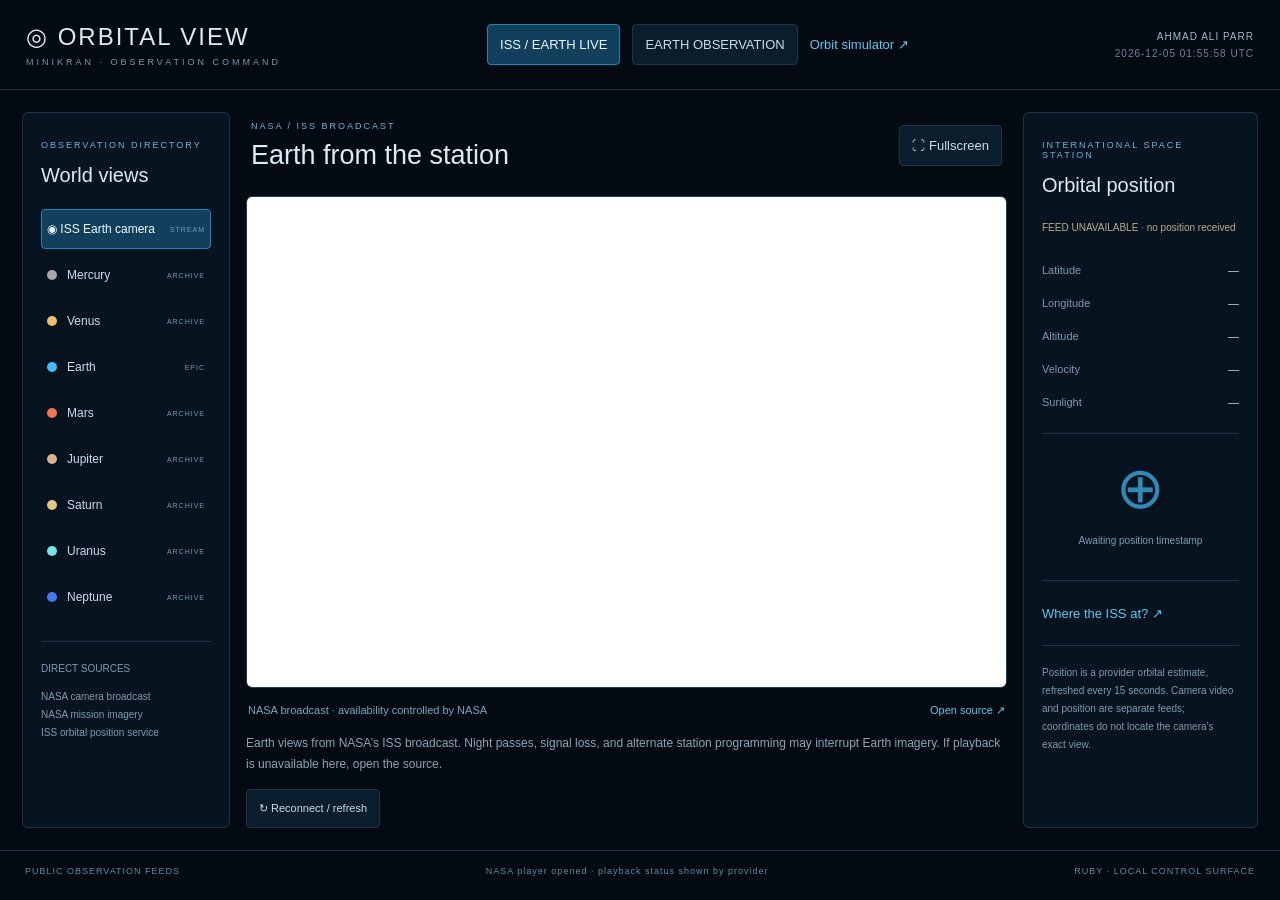
<file: index.html>
<!doctype html><html lang="en" data-hosting="pages"><head><meta charset="utf-8"><meta name="viewport" content="width=device-width,initial-scale=1"><title>Orbital View · Live observation</title><link rel="stylesheet" href="public/live.css"></head>
<body><header><div class="brand">◎ ORBITAL VIEW<small>MINIKRAN · OBSERVATION COMMAND</small></div><nav><button id="station" class="active">ISS / EARTH LIVE</button><button id="earth">EARTH OBSERVATION</button><a href="simulation.html">Orbit simulator ↗</a></nav><div class="operator">AHMAD ALI PARR<time id="clock"></time></div></header>
<main><aside><p class="eyebrow">OBSERVATION DIRECTORY</p><h2>World views</h2><button class="target active" data-name="ISS">◉ ISS Earth camera <span>STREAM</span></button><button class="target" data-name="Mercury"><i style="background:#aba8a3"></i>Mercury<span>ARCHIVE</span></button><button class="target" data-name="Venus"><i style="background:#edbe70"></i>Venus<span>ARCHIVE</span></button><button class="target" data-name="Earth"><i style="background:#40b9ff"></i>Earth<span>EPIC</span></button><button class="target" data-name="Mars"><i style="background:#ee754d"></i>Mars<span>ARCHIVE</span></button><button class="target" data-name="Jupiter"><i style="background:#dcb08b"></i>Jupiter<span>ARCHIVE</span></button><button class="target" data-name="Saturn"><i style="background:#e5c687"></i>Saturn<span>ARCHIVE</span></button><button class="target" data-name="Uranus"><i style="background:#78e3e8"></i>Uranus<span>ARCHIVE</span></button><button class="target" data-name="Neptune"><i style="background:#4779ed"></i>Neptune<span>ARCHIVE</span></button><div class="note">DIRECT SOURCES<p>NASA camera broadcast<br>NASA mission imagery<br>ISS orbital position service</p></div></aside>
<section class="observation"><div class="view-heading"><div><p class="eyebrow" id="kind">NASA / ISS BROADCAST</p><h1 id="title">Earth from the station</h1></div><button id="fullscreen">⛶ Fullscreen</button></div><div id="screen"><iframe id="video" title="NASA official live video from the International Space Station" allow="autoplay; encrypted-media; picture-in-picture; fullscreen" allowfullscreen referrerpolicy="strict-origin-when-cross-origin"></iframe><img id="photo" hidden alt="Spacecraft observation"><div id="loading" hidden role="status">Connecting to source…</div></div><div class="caption"><span id="stamp">NASA broadcast · availability controlled by NASA</span><a id="source" target="_blank" rel="noopener noreferrer" href="https://www.nasa.gov/live/">Open source ↗</a></div><p id="description">Earth views from NASA’s ISS broadcast. Night passes, signal loss, and alternate station programming may interrupt Earth imagery. If the player cannot load, use Open source.</p><div class="actions"><button id="refresh">↻ Reconnect / refresh</button><button id="previous" hidden>← Earlier image</button><button id="next" hidden>Later image →</button></div></section>
<aside class="telemetry"><p class="eyebrow">INTERNATIONAL SPACE STATION</p><h2>Orbital position</h2><p id="connection" role="status">Connecting…</p><dl><dt>Latitude</dt><dd id="lat">—</dd><dt>Longitude</dt><dd id="lon">—</dd><dt>Altitude</dt><dd id="alt">—</dd><dt>Velocity</dt><dd id="vel">—</dd><dt>Sunlight</dt><dd id="sun">—</dd></dl><div class="fix"><span>⊕</span><p id="position-time">Awaiting position timestamp</p></div><a href="https://wheretheiss.at/" target="_blank" rel="noopener noreferrer">Where the ISS at? ↗</a><p class="note">Position is a provider orbital estimate, refreshed every 15 seconds. Camera video and position are separate feeds; coordinates do not locate the camera’s exact view.</p></aside></main><footer><span>PUBLIC OBSERVATION FEEDS</span><span id="activity">Opening NASA station camera</span><span>RUBY · LOCAL CONTROL SURFACE</span></footer><script id="mission-images" type="application/json">{"Mercury":"PIA15162","Venus":"PIA00072","Mars":"PIA00407","Jupiter":"PIA22946","Saturn":"PIA11141","Uranus":"PIA18182","Neptune":"PIA01492"}</script><script src="public/live.js"></script></body></html>
</file>
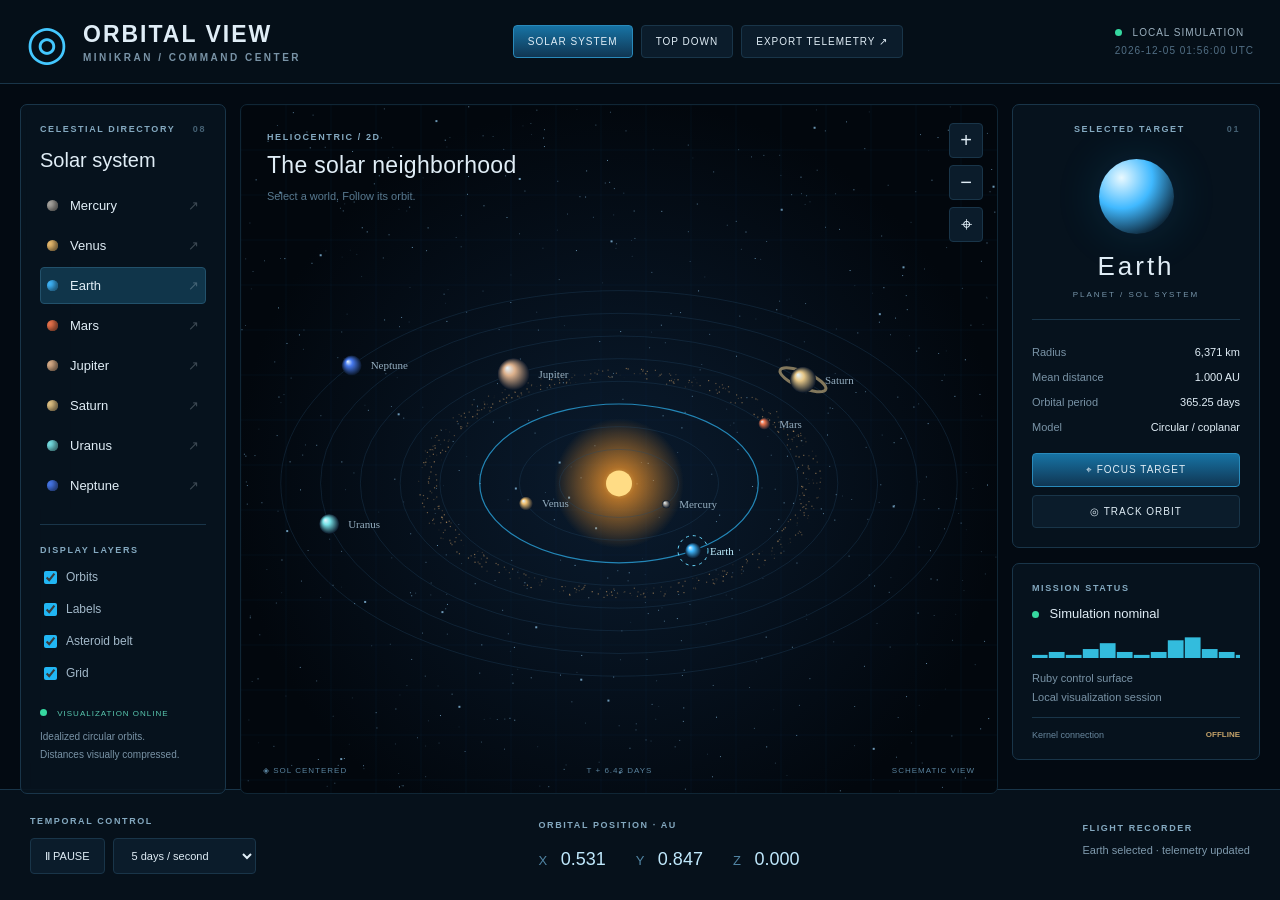
<file: simulation.html>
<!doctype html><html lang="en"><head><meta charset="utf-8"><meta name="viewport" content="width=device-width,initial-scale=1"><title>MINIKRAN · Orbital command</title><link rel="stylesheet" href="public/style.css"></head><body>
<header><div class="brand"><span class="logo">◎</span><div>ORBITAL VIEW<small>MINIKRAN / COMMAND CENTER</small></div></div><nav><button class="active" id="home">SOLAR SYSTEM</button><button id="top">TOP DOWN</button><button id="export">EXPORT TELEMETRY ↗</button></nav><div class="live"><i></i> LOCAL SIMULATION <time id="clock"></time></div></header>
<main><aside class="left panel"><div class="eyebrow">CELESTIAL DIRECTORY <span>08</span></div><h2>Solar system</h2><div id="bodies"><button class="body" data-name="Mercury"><i style="background:#aba8a3"></i>Mercury<span>↗</span></button><button class="body" data-name="Venus"><i style="background:#edbe70"></i>Venus<span>↗</span></button><button class="body" data-name="Earth"><i style="background:#40b9ff"></i>Earth<span>↗</span></button><button class="body" data-name="Mars"><i style="background:#ee754d"></i>Mars<span>↗</span></button><button class="body" data-name="Jupiter"><i style="background:#dcb08b"></i>Jupiter<span>↗</span></button><button class="body" data-name="Saturn"><i style="background:#e5c687"></i>Saturn<span>↗</span></button><button class="body" data-name="Uranus"><i style="background:#78e3e8"></i>Uranus<span>↗</span></button><button class="body" data-name="Neptune"><i style="background:#4779ed"></i>Neptune<span>↗</span></button></div><div class="divider"></div><div class="eyebrow">DISPLAY LAYERS</div><label><input type="checkbox" data-layer="Orbits" checked>Orbits</label><label><input type="checkbox" data-layer="Labels" checked>Labels</label><label><input type="checkbox" data-layer="Asteroid belt" checked>Asteroid belt</label><label><input type="checkbox" data-layer="Grid" checked>Grid</label><div class="notice"><i></i> VISUALIZATION ONLINE<p>Idealized circular orbits.<br>Distances visually compressed.</p></div></aside>
<section class="viewport"><canvas id="space" aria-label="Interactive two-dimensional solar system"></canvas><div class="scene-title"><span class="eyebrow">HELIOCENTRIC / 2D</span><h1>The solar neighborhood</h1><p>Select a world. Follow its orbit.</p></div><div class="zoom"><button id="in" aria-label="Zoom in">+</button><button id="out" aria-label="Zoom out">−</button><button id="reset" aria-label="Reset view">⌖</button></div><div class="scene-footer"><span>◈ SOL CENTERED</span><span id="days">T + 0.00 DAYS</span><span>SCHEMATIC VIEW</span></div></section>
<aside class="right"><section class="panel target"><div class="eyebrow">SELECTED TARGET <span>01</span></div><div id="planet-icon"></div><h2 id="name">Earth</h2><p class="subtitle">PLANET / SOL SYSTEM</p><dl id="facts"></dl><button class="primary" id="focus">⌖ FOCUS TARGET</button><button id="track">◎ TRACK ORBIT</button></section><section class="panel signal"><div class="eyebrow">MISSION STATUS</div><h3><i></i> Simulation nominal</h3><div class="wave">▁▂▁▃▅▂▁▂▆▇▃▂▁▂▃▅▂▁▃▆▂▁</div><p>Ruby control surface<br>Local visualization session</p><div class="status-line"><span>Kernel connection</span><b>OFFLINE</b></div></section></aside></main>
<footer><section><div class="eyebrow">TEMPORAL CONTROL</div><div class="controls"><button id="pause">Ⅱ PAUSE</button><select id="speed" aria-label="Simulation speed"><option value="0.25">0.25 days / second</option><option value="5" selected>5 days / second</option><option value="30">30 days / second</option><option value="365">365 days / second</option></select></div></section><section><div class="eyebrow">ORBITAL POSITION · AU</div><div class="coordinates"><span>X <b id="x">0.000</b></span><span>Y <b id="y">0.000</b></span><span>Z <b>0.000</b></span></div></section><section class="footer-end"><div class="eyebrow">FLIGHT RECORDER</div><p id="event">Session initialized · Earth selected</p></section></footer>
<script id="data" type="application/json">[{"name":"Mercury","color":"#aba8a3","au":0.387,"period":88,"radius":2440,"phase":0.2},{"name":"Venus","color":"#edbe70","au":0.723,"period":224.7,"radius":6052,"phase":2.6},{"name":"Earth","color":"#40b9ff","au":1.0,"period":365.25,"radius":6371,"phase":0.9},{"name":"Mars","color":"#ee754d","au":1.524,"period":687,"radius":3390,"phase":5.6},{"name":"Jupiter","color":"#dcb08b","au":5.203,"period":4333,"radius":69911,"phase":4.2},{"name":"Saturn","color":"#e5c687","au":9.537,"period":10759,"radius":58232,"phase":5.5},{"name":"Uranus","color":"#78e3e8","au":19.191,"period":30687,"radius":25362,"phase":2.9},{"name":"Neptune","color":"#4779ed","au":30.069,"period":60190,"radius":24622,"phase":3.8}]</script><script src="public/app.js"></script></body></html>
</file>
<file: public/live.css>
:root{color-scheme:dark;--blue:#43c9ff;--muted:#7e9aaf;--line:#19354a}*{box-sizing:border-box}[hidden]{display:none!important}body{margin:0;background:#030a12;color:#dceaf5;font:13px 'Segoe UI',sans-serif}header{min-height:90px;display:flex;align-items:center;justify-content:space-between;gap:20px;padding:20px 26px;border-bottom:1px solid var(--line)}.brand{font-size:24px;letter-spacing:2px}small{display:block;color:var(--muted);font-size:9px;letter-spacing:3px;margin-top:6px}nav{display:flex;align-items:center;gap:12px}button,a{font:inherit}button{cursor:pointer;border:1px solid var(--line);border-radius:4px;color:#c7deed;background:#0a1d2c;padding:12px}button:hover,button:focus-visible{border-color:var(--blue)}a{color:#62c8f4;text-decoration:none}button.active{background:#123f5b;border-color:#2584b4;color:#effaff}.operator{text-align:right;font-size:10px;letter-spacing:1px;color:#9fbacc}time{display:block;margin-top:6px;color:#68889f}main{display:grid;grid-template-columns:208px minmax(360px,1fr) 235px;gap:16px;padding:22px;min-height:calc(100vh - 140px)}aside{background:#07131f;border:1px solid var(--line);border-radius:6px;padding:18px}h2{font-weight:400;font-size:20px;margin:14px 0 22px}.eyebrow{font-size:9px;letter-spacing:2px;color:#70b6dd}.target{display:flex;width:100%;align-items:center;gap:10px;background:none;border-color:transparent;text-align:left;padding:12px 5px;font-size:12px;margin-bottom:6px}.target i{width:10px;height:10px;border-radius:50%}.target span{margin-left:auto;font-size:7px;color:#759ab4;letter-spacing:1px}.note{border-top:1px solid var(--line);margin-top:24px;padding-top:18px;font-size:10px;color:var(--muted);line-height:1.8}.observation{min-width:0;display:flex;flex-direction:column}.view-heading{display:flex;align-items:center;justify-content:space-between;gap:12px;padding:0 5px 17px}h1{font-size:27px;font-weight:300;margin:8px 0}#screen{position:relative;min-height:340px;flex:1;background:#000;border:1px solid #1b3f56;border-radius:6px;overflow:hidden}iframe{width:100%;height:100%;position:absolute;inset:0;border:0}#photo{position:absolute;width:100%;height:100%;object-fit:contain;inset:0}#loading{position:absolute;inset:0;display:grid;place-items:center;padding:30px;color:#97bdd5;background:#07111c}.caption{display:flex;justify-content:space-between;gap:16px;padding:16px 2px;font-size:11px;color:#80a6bd}#description{color:#8da5b7;font-size:12px;line-height:1.7;max-height:125px;overflow:auto;margin:0 0 15px}.actions{display:flex;gap:10px}.actions button{font-size:11px}.telemetry dl{display:grid;grid-template-columns:1fr 1fr;gap:21px 10px;font-size:11px;margin-top:27px}dt{color:var(--muted)}dd{margin:0;text-align:right;font-variant-numeric:tabular-nums;color:#b9e6fa}#connection{font-size:10px;color:#b9ad89;line-height:1.8}.fix{margin:25px 0;padding:20px 0;border-block:1px solid var(--line);text-align:center}.fix span{font-size:58px;color:#3189b7}.fix p{font-size:10px;color:var(--muted);line-height:1.8}footer{display:flex;justify-content:space-between;gap:15px;padding:15px 25px;border-top:1px solid var(--line);font-size:9px;letter-spacing:1px;color:#6889a0}@media(max-width:1080px){.operator{display:none}main{grid-template-columns:170px minmax(300px,1fr)}.telemetry{grid-column:1/-1}.telemetry dl{grid-template-columns:repeat(5,1fr)}.fix{display:none}}@media(max-width:700px){header{flex-wrap:wrap}nav{flex-wrap:wrap;font-size:10px}main{display:flex;flex-direction:column;padding:12px}main>aside:first-child{display:flex;flex-wrap:wrap;gap:5px}main>aside:first-child h2,main>aside:first-child .note{display:none}.target{width:auto;margin:0;padding:8px}.target span{display:none}#screen{min-height:50vh}h1{font-size:22px}footer{flex-wrap:wrap}.telemetry dl{grid-template-columns:1fr 1fr}}
</file>
<file: public/style.css>
/* Copyright 2026 SNAPKITTYWEST
 * Licensed under the Apache License, Version 2.0
 * http://www.apache.org/licenses/LICENSE-2.0
 * SPDX-License-Identifier: Apache-2.0
 */

:root{color-scheme:dark;--bg:#030a12;--panel:#07131ee8;--line:#193549;--muted:#7993a6;--blue:#44c8ff}*{box-sizing:border-box}body{margin:0;background:var(--bg);color:#e0edf6;font:13px 'Segoe UI',sans-serif}button,select{font:inherit;color:inherit;border:1px solid var(--line);background:#0b1c2b;padding:10px 14px;border-radius:4px;cursor:pointer}button:hover,button:focus-visible{border-color:var(--blue);background:#10344b}button.active,.primary{background:linear-gradient(180deg,#1773a4,#103653);border-color:#298abb}header{height:84px;border-bottom:1px solid var(--line);display:flex;align-items:center;justify-content:space-between;padding:0 26px;gap:24px;background:#050f18}.brand{display:flex;align-items:center;font-size:23px;font-weight:600;letter-spacing:2px;gap:13px}.logo{font-size:48px;color:var(--blue);font-weight:300}small{display:block;font-size:10px;color:var(--muted);letter-spacing:2.5px;margin-top:4px}nav{display:flex;gap:8px}nav button{font-size:10px;letter-spacing:1px}.live{color:#9bb0bf;font-size:10px;letter-spacing:1px}i{display:inline-block;width:7px;height:7px;border-radius:50%;background:#36d8a0;margin-right:7px}time{display:block;margin-top:7px;font-variant-numeric:tabular-nums;color:#526f85}main{height:calc(100vh - 195px);min-height:580px;display:grid;grid-template-columns:206px minmax(300px,1fr) 248px;gap:14px;padding:20px 20px 15px}.panel{border:1px solid var(--line);border-radius:7px;background:var(--panel);padding:19px}.eyebrow{font-size:9px;font-weight:600;letter-spacing:1.6px;color:#84a9c0}.eyebrow span{float:right;color:#456174}h2{font-size:20px;font-weight:500;margin:15px 0}#bodies{display:grid;gap:3px}.body{display:flex;align-items:center;text-align:left;border-color:transparent;background:transparent;padding:10px 6px}.body i{width:11px;height:11px;margin-right:12px;box-shadow:inset -3px -2px 5px #0008}.body span{margin-left:auto;opacity:.25}.body.active{background:#10354a;border-color:#22516b}.divider{border-top:1px solid var(--line);margin:20px 0}label{display:block;color:#a2b8c9;font-size:12px;margin-top:13px}input{accent-color:#21b6f4;vertical-align:middle;margin-right:9px}.notice{font-size:8px;letter-spacing:1px;color:#59c8b0;margin-top:26px}.notice p{color:var(--muted);line-height:1.8;letter-spacing:0;font-size:10px}.viewport{position:relative;overflow:hidden;border:1px solid #102635;border-radius:7px;background:radial-gradient(ellipse at 50% 55%,#0a1b2e,#02070d 72%)}canvas{width:100%;height:100%;display:block}.scene-title{position:absolute;left:26px;top:23px;pointer-events:none}h1{font-size:23px;font-weight:300;letter-spacing:.3px;margin:9px 0}.scene-title p{font-size:11px;color:#58798f}.zoom{position:absolute;right:14px;top:18px;display:grid;gap:7px}.zoom button{padding:5px 10px;font-size:20px}.scene-footer{position:absolute;bottom:18px;left:22px;right:22px;display:flex;justify-content:space-between;gap:10px;font-size:8px;color:#5a839e;letter-spacing:1px}.right{display:flex;flex-direction:column;gap:15px}.target{text-align:center}#planet-icon{height:75px;width:75px;border-radius:50%;margin:25px auto 17px;background:radial-gradient(circle at 30% 25%,#aef0ff,#279bdb 40%,#092c5c 80%);box-shadow:0 0 45px #168ecc30}.target h2{font-size:26px;letter-spacing:3px;margin:0}.subtitle{font-size:8px;letter-spacing:2px;color:#7694a9}dl{border-top:1px solid var(--line);margin:20px 0;padding-top:13px;text-align:left}dl div{display:flex;justify-content:space-between;font-size:11px;margin:13px 0}dt{color:var(--muted)}dd{margin:0}.target button{display:block;width:100%;margin-top:8px;font-size:10px;letter-spacing:1px}.signal h3{font-size:13px;font-weight:400}.wave{color:#33bcdd;font-size:20px;letter-spacing:2px;overflow:hidden;white-space:nowrap}.signal p{font-size:11px;line-height:1.7;color:var(--muted)}.status-line{border-top:1px solid var(--line);padding-top:12px;display:flex;justify-content:space-between;font-size:9px;color:#68879e}.status-line b{color:#c4a269;font-size:8px}footer{min-height:111px;border-top:1px solid var(--line);display:flex;align-items:center;justify-content:space-between;padding:20px 30px;gap:25px;background:#06111b}.controls{display:flex;gap:8px;margin-top:12px}.controls button,.controls select{font-size:11px}.coordinates{display:flex;gap:30px;margin-top:19px;color:#5185a4}.coordinates b{color:#bfe8fc;font-size:18px;font-weight:400;font-variant-numeric:tabular-nums;margin-left:10px}.footer-end{max-width:260px}.footer-end p{font-size:11px;color:#7f9aad}@media(max-width:1050px){.live{display:none}main{grid-template-columns:165px minmax(270px,1fr) 205px;padding:12px;gap:8px}.panel{padding:13px}.coordinates{gap:8px}.brand{font-size:17px}.footer-end{display:none}}@media(max-width:720px){header{height:auto;flex-wrap:wrap;padding:12px;gap:12px}main{height:auto;grid-template-columns:1fr}.viewport{height:65vh;grid-row:1}.left{display:none}.right{flex-direction:row}.right section{flex:1}footer{flex-wrap:wrap;padding:16px}.scene-title h1{font-size:18px}}
</file>
